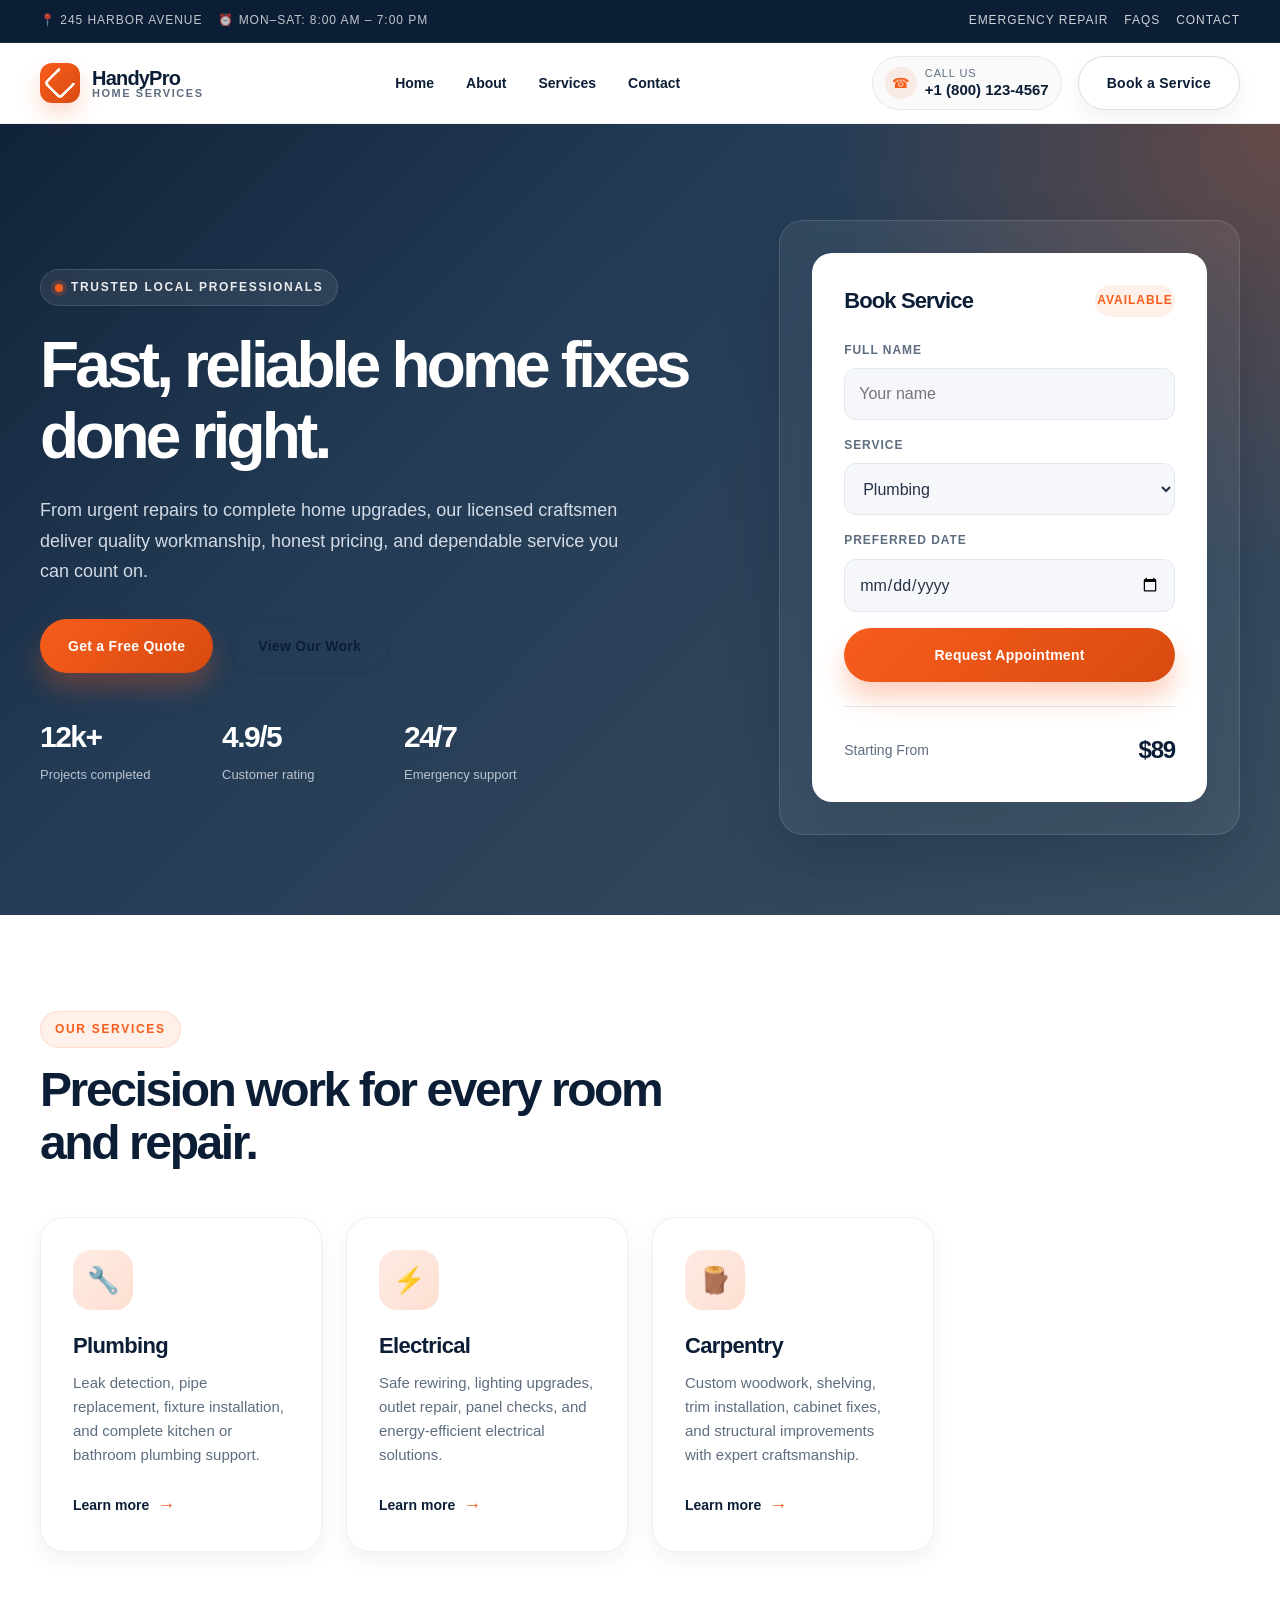
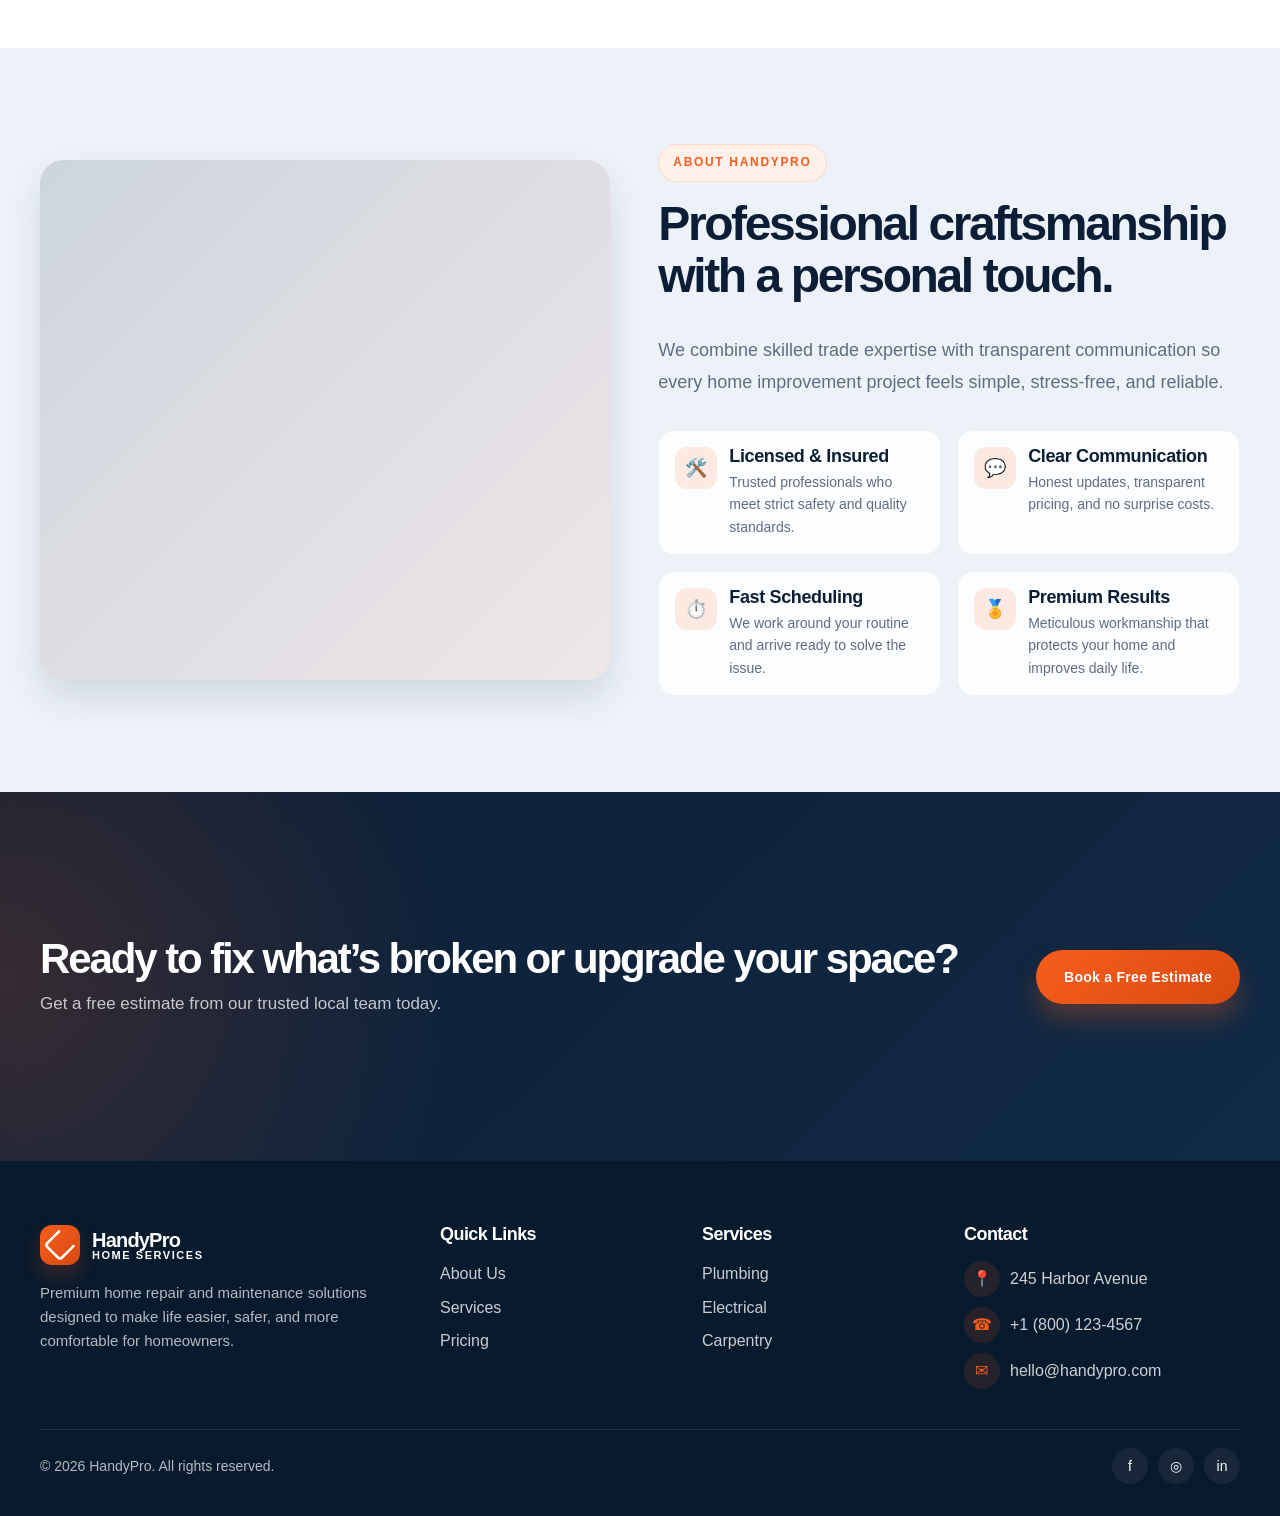
<file: index.html>
<!DOCTYPE html>
<html lang="en">
  <head>
    <meta charset="UTF-8" />
    <meta name="viewport" content="width=device-width, initial-scale=1.0" />
    <meta
      name="description"
      content="Premium handyman services for plumbing, electrical, carpentry, and general repairs."
    />
    <title>HandyPro | Trusted Home Services</title>
    <link rel="stylesheet" href="style.css" />
  </head>
  <body>
    <div class="topbar">
      <div class="container">
        <div class="topbar__inner">
          <div class="topbar__info">
            <span class="topbar__meta">📍 245 Harbor Avenue</span>
            <span class="topbar__meta">⏰ Mon–Sat: 8:00 AM – 7:00 PM</span>
          </div>
          <nav class="topbar__nav" aria-label="Utility navigation">
            <a href="#contact" class="topbar__link">Emergency Repair</a>
            <a href="#about" class="topbar__link">FAQs</a>
            <a href="#contact" class="topbar__link">Contact</a>
          </nav>
        </div>
      </div>
    </div>

    <header class="site-header">
      <div class="container">
        <div class="header__inner">
          <a href="#home" class="brand" aria-label="HandyPro home">
            <span class="brand__mark" aria-hidden="true"></span>
            <span class="brand__text">
              <span class="brand__title">HandyPro</span>
              <span class="brand__subtitle">Home Services</span>
            </span>
          </a>

          <nav class="nav" aria-label="Main navigation">
            <ul class="nav__list">
              <li><a href="#home" class="nav__link">Home</a></li>
              <li><a href="#about" class="nav__link">About</a></li>
              <li><a href="#services" class="nav__link">Services</a></li>
              <li><a href="#contact" class="nav__link">Contact</a></li>
            </ul>
          </nav>

          <div class="header__actions">
            <div class="header__call" aria-label="Call us">
              <span class="header__call-icon" aria-hidden="true">☎</span>
              <span class="header__call-text">
                <span class="header__call-label">Call Us</span>
                <span class="header__call-number">+1 (800) 123-4567</span>
              </span>
            </div>
            <a href="#contact" class="btn btn--secondary">Book a Service</a>
          </div>
        </div>
      </div>
    </header>

    <main>
      <section id="home" class="hero" aria-label="Hero section">
        <div class="container hero__content">
          <div class="hero__grid">
            <div class="hero__copy">
              <span class="hero__badge">Trusted local professionals</span>
              <h1 class="hero__title">Fast, reliable home fixes done right.</h1>
              <p class="hero__description">
                From urgent repairs to complete home upgrades, our licensed craftsmen
                deliver quality workmanship, honest pricing, and dependable service you can count on.
              </p>

              <div class="hero__actions">
                <a href="#contact" class="btn btn--primary">Get a Free Quote</a>
                <a href="#services" class="btn btn--ghost">View Our Work</a>
              </div>

              <div class="hero__stats" aria-label="Key business statistics">
                <div class="hero__stat">
                  <span class="hero__stat-number">12k+</span>
                  <span class="hero__stat-label">Projects completed</span>
                </div>
                <div class="hero__stat">
                  <span class="hero__stat-number">4.9/5</span>
                  <span class="hero__stat-label">Customer rating</span>
                </div>
                <div class="hero__stat">
                  <span class="hero__stat-number">24/7</span>
                  <span class="hero__stat-label">Emergency support</span>
                </div>
              </div>
            </div>

            <div class="hero__panel">
              <div class="booking-card">
                <div class="booking-card__header">
                  <h2 class="booking-card__title">Book Service</h2>
                  <span class="booking-card__badge">Available</span>
                </div>

                <form class="booking-card__form">
                  <div class="input-group">
                    <label for="name" class="input-group__label">Full Name</label>
                    <input id="name" class="input-group__field" type="text" placeholder="Your name" />
                  </div>

                  <div class="input-group">
                    <label for="service" class="input-group__label">Service</label>
                    <select id="service" class="input-group__field">
                      <option>Plumbing</option>
                      <option>Electrical</option>
                      <option>Carpentry</option>
                      <option>General Repairs</option>
                    </select>
                  </div>

                  <div class="input-group">
                    <label for="date" class="input-group__label">Preferred Date</label>
                    <input id="date" class="input-group__field" type="date" />
                  </div>

                  <button type="submit" class="btn btn--primary">Request Appointment</button>
                </form>

                <div class="booking-card__summary">
                  <span class="booking-card__summary-label">Starting From</span>
                  <span class="booking-card__summary-price">$89</span>
                </div>
              </div>
            </div>
          </div>
        </div>
      </section>

      <section id="services" class="section" aria-labelledby="services-title">
        <div class="container">
          <div class="section__header section__header--left">
            <span class="eyebrow">Our Services</span>
            <h2 id="services-title" class="section__title">Precision work for every room and repair.</h2>
          </div>

          <div class="service-grid">
            <article class="service-card">
              <div class="service-card__icon" aria-hidden="true">🔧</div>
              <h3 class="service-card__title">Plumbing</h3>
              <p class="service-card__text">
                Leak detection, pipe replacement, fixture installation, and complete kitchen or bathroom plumbing support.
              </p>
              <span class="service-card__meta">Learn more</span>
            </article>

            <article class="service-card">
              <div class="service-card__icon" aria-hidden="true">⚡</div>
              <h3 class="service-card__title">Electrical</h3>
              <p class="service-card__text">
                Safe rewiring, lighting upgrades, outlet repair, panel checks, and energy-efficient electrical solutions.
              </p>
              <span class="service-card__meta">Learn more</span>
            </article>

            <article class="service-card">
              <div class="service-card__icon" aria-hidden="true">🪵</div>
              <h3 class="service-card__title">Carpentry</h3>
              <p class="service-card__text">
                Custom woodwork, shelving, trim installation, cabinet fixes, and structural improvements with expert craftsmanship.
              </p>
              <span class="service-card__meta">Learn more</span>
            </article>
          </div>
        </div>
      </section>

      <section id="about" class="section about" aria-labelledby="about-title">
        <div class="container about__grid">
          <div class="about__image" role="img" aria-label="Handyman working on a renovation project"></div>

          <div class="about__content">
            <div>
              <span class="eyebrow">About HandyPro</span>
              <h2 id="about-title" class="section__title">Professional craftsmanship with a personal touch.</h2>
            </div>

            <p class="about__lead">
              We combine skilled trade expertise with transparent communication so every home improvement project feels simple, stress-free, and reliable.
            </p>

            <div class="feature-list">
              <div class="feature-list__item">
                <span class="feature-list__icon" aria-hidden="true">🛠️</span>
                <div>
                  <h3 class="feature-list__title">Licensed &amp; Insured</h3>
                  <p class="feature-list__text">Trusted professionals who meet strict safety and quality standards.</p>
                </div>
              </div>

              <div class="feature-list__item">
                <span class="feature-list__icon" aria-hidden="true">💬</span>
                <div>
                  <h3 class="feature-list__title">Clear Communication</h3>
                  <p class="feature-list__text">Honest updates, transparent pricing, and no surprise costs.</p>
                </div>
              </div>

              <div class="feature-list__item">
                <span class="feature-list__icon" aria-hidden="true">⏱️</span>
                <div>
                  <h3 class="feature-list__title">Fast Scheduling</h3>
                  <p class="feature-list__text">We work around your routine and arrive ready to solve the issue.</p>
                </div>
              </div>

              <div class="feature-list__item">
                <span class="feature-list__icon" aria-hidden="true">🏅</span>
                <div>
                  <h3 class="feature-list__title">Premium Results</h3>
                  <p class="feature-list__text">Meticulous workmanship that protects your home and improves daily life.</p>
                </div>
              </div>
            </div>
          </div>
        </div>
      </section>

      <section id="contact" class="section cta" aria-labelledby="cta-title">
        <div class="container">
          <div class="cta__content">
            <div>
              <h2 id="cta-title" class="cta__title">Ready to fix what’s broken or upgrade your space?</h2>
              <p class="cta__text">Get a free estimate from our trusted local team today.</p>
            </div>
            <a href="tel:+18001234567" class="btn btn--primary">Book a Free Estimate</a>
          </div>
        </div>
      </section>
    </main>

    <footer class="footer">
      <div class="container footer__inner">
        <div class="footer__grid">
          <div>
            <div class="footer__brand">
              <a href="#home" class="brand" aria-label="HandyPro home">
                <span class="brand__mark" aria-hidden="true"></span>
                <span class="brand__text">
                  <span class="brand__title">HandyPro</span>
                  <span class="brand__subtitle">Home Services</span>
                </span>
              </a>
            </div>
            <p class="footer__text">
              Premium home repair and maintenance solutions designed to make life easier, safer, and more comfortable for homeowners.
            </p>
          </div>

          <div>
            <h3 class="footer__title">Quick Links</h3>
            <ul class="footer__list">
              <li><a href="#about" class="footer__link">About Us</a></li>
              <li><a href="#services" class="footer__link">Services</a></li>
              <li><a href="#contact" class="footer__link">Pricing</a></li>
            </ul>
          </div>

          <div>
            <h3 class="footer__title">Services</h3>
            <ul class="footer__list">
              <li><a href="#services" class="footer__link">Plumbing</a></li>
              <li><a href="#services" class="footer__link">Electrical</a></li>
              <li><a href="#services" class="footer__link">Carpentry</a></li>
            </ul>
          </div>

          <div>
            <h3 class="footer__title">Contact</h3>
            <div class="footer__contact">
              <div class="footer__contact-item"><span class="footer__contact-icon" aria-hidden="true">📍</span><span>245 Harbor Avenue</span></div>
              <div class="footer__contact-item"><span class="footer__contact-icon" aria-hidden="true">☎</span><span>+1 (800) 123-4567</span></div>
              <div class="footer__contact-item"><span class="footer__contact-icon" aria-hidden="true">✉</span><span>hello@handypro.com</span></div>
            </div>
          </div>
        </div>

        <div class="footer__bottom">
          <span>© 2026 HandyPro. All rights reserved.</span>
          <div class="footer__social" aria-label="Social media links">
            <a href="#" class="footer__social-link" aria-label="Facebook">f</a>
            <a href="#" class="footer__social-link" aria-label="Instagram">◎</a>
            <a href="#" class="footer__social-link" aria-label="LinkedIn">in</a>
          </div>
        </div>
      </div>
    </footer>

    <script src="main.js"></script>
  </body>
</html>
</file>
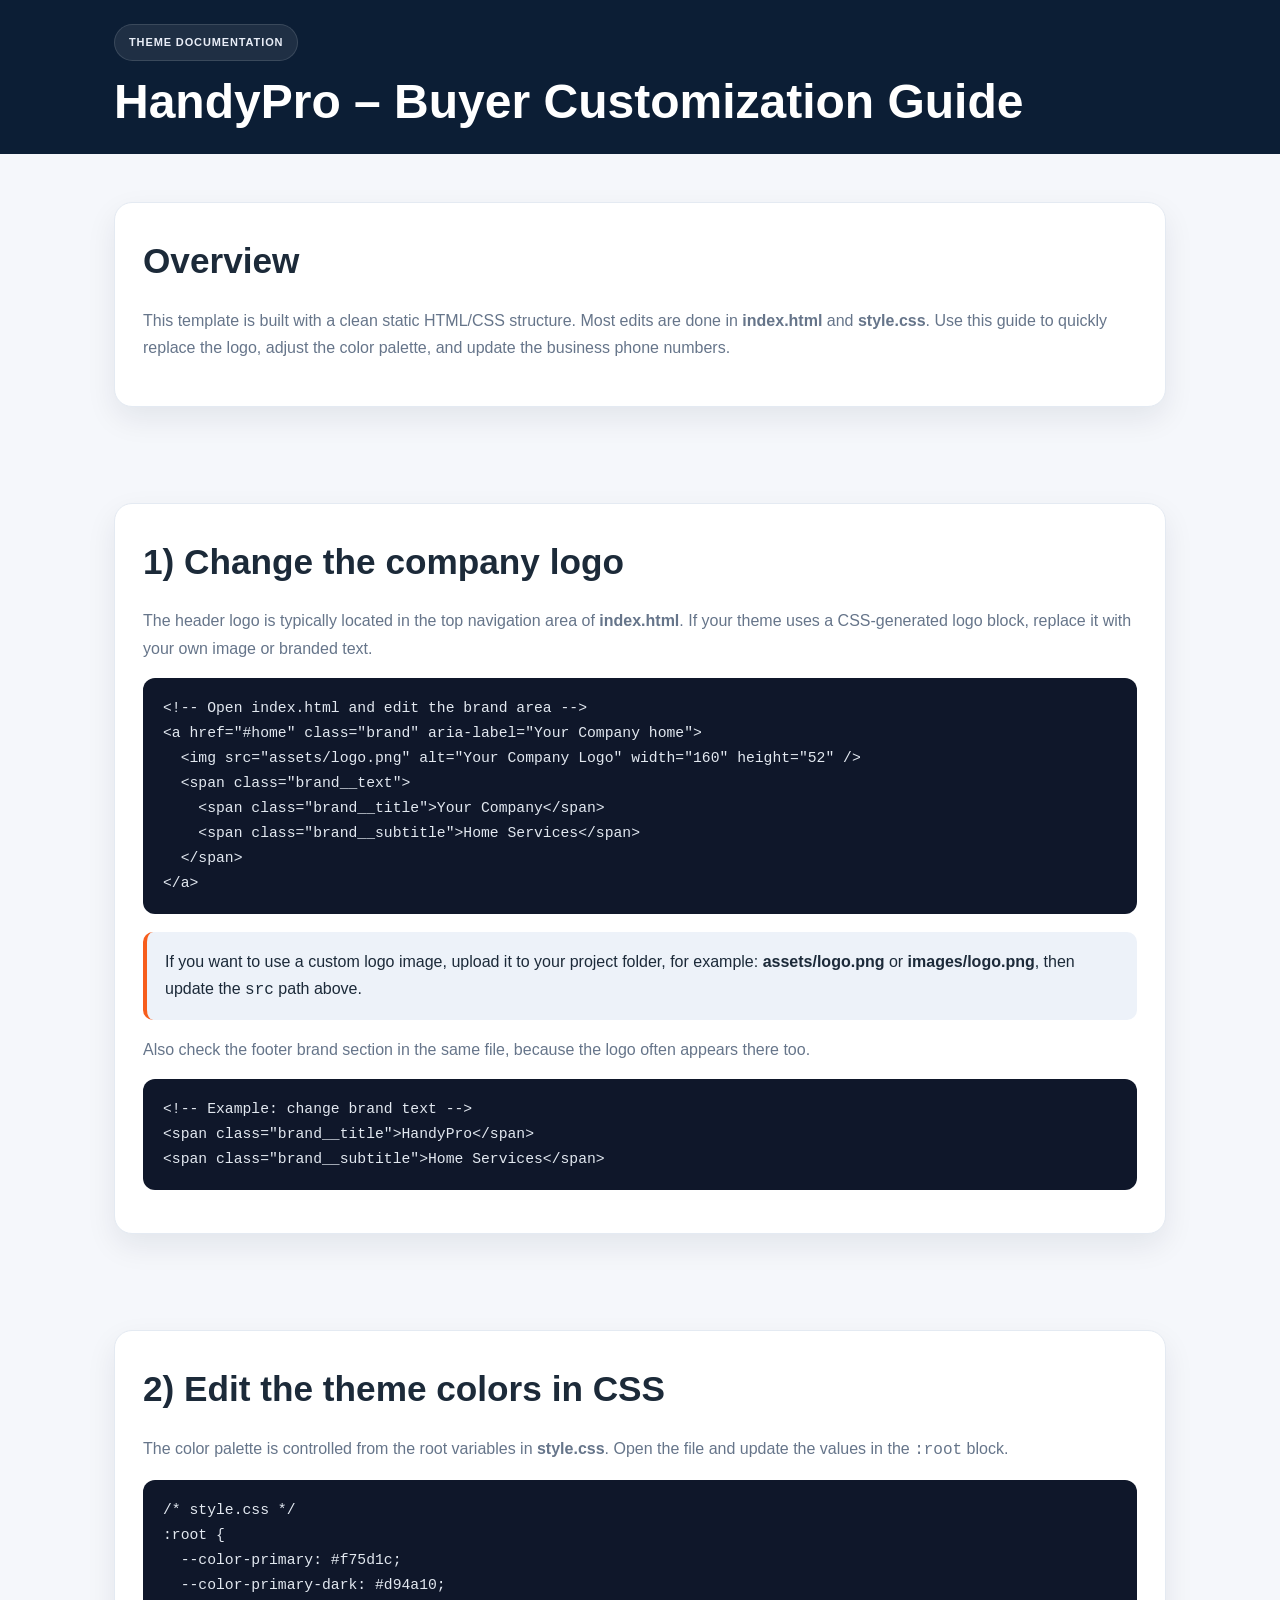
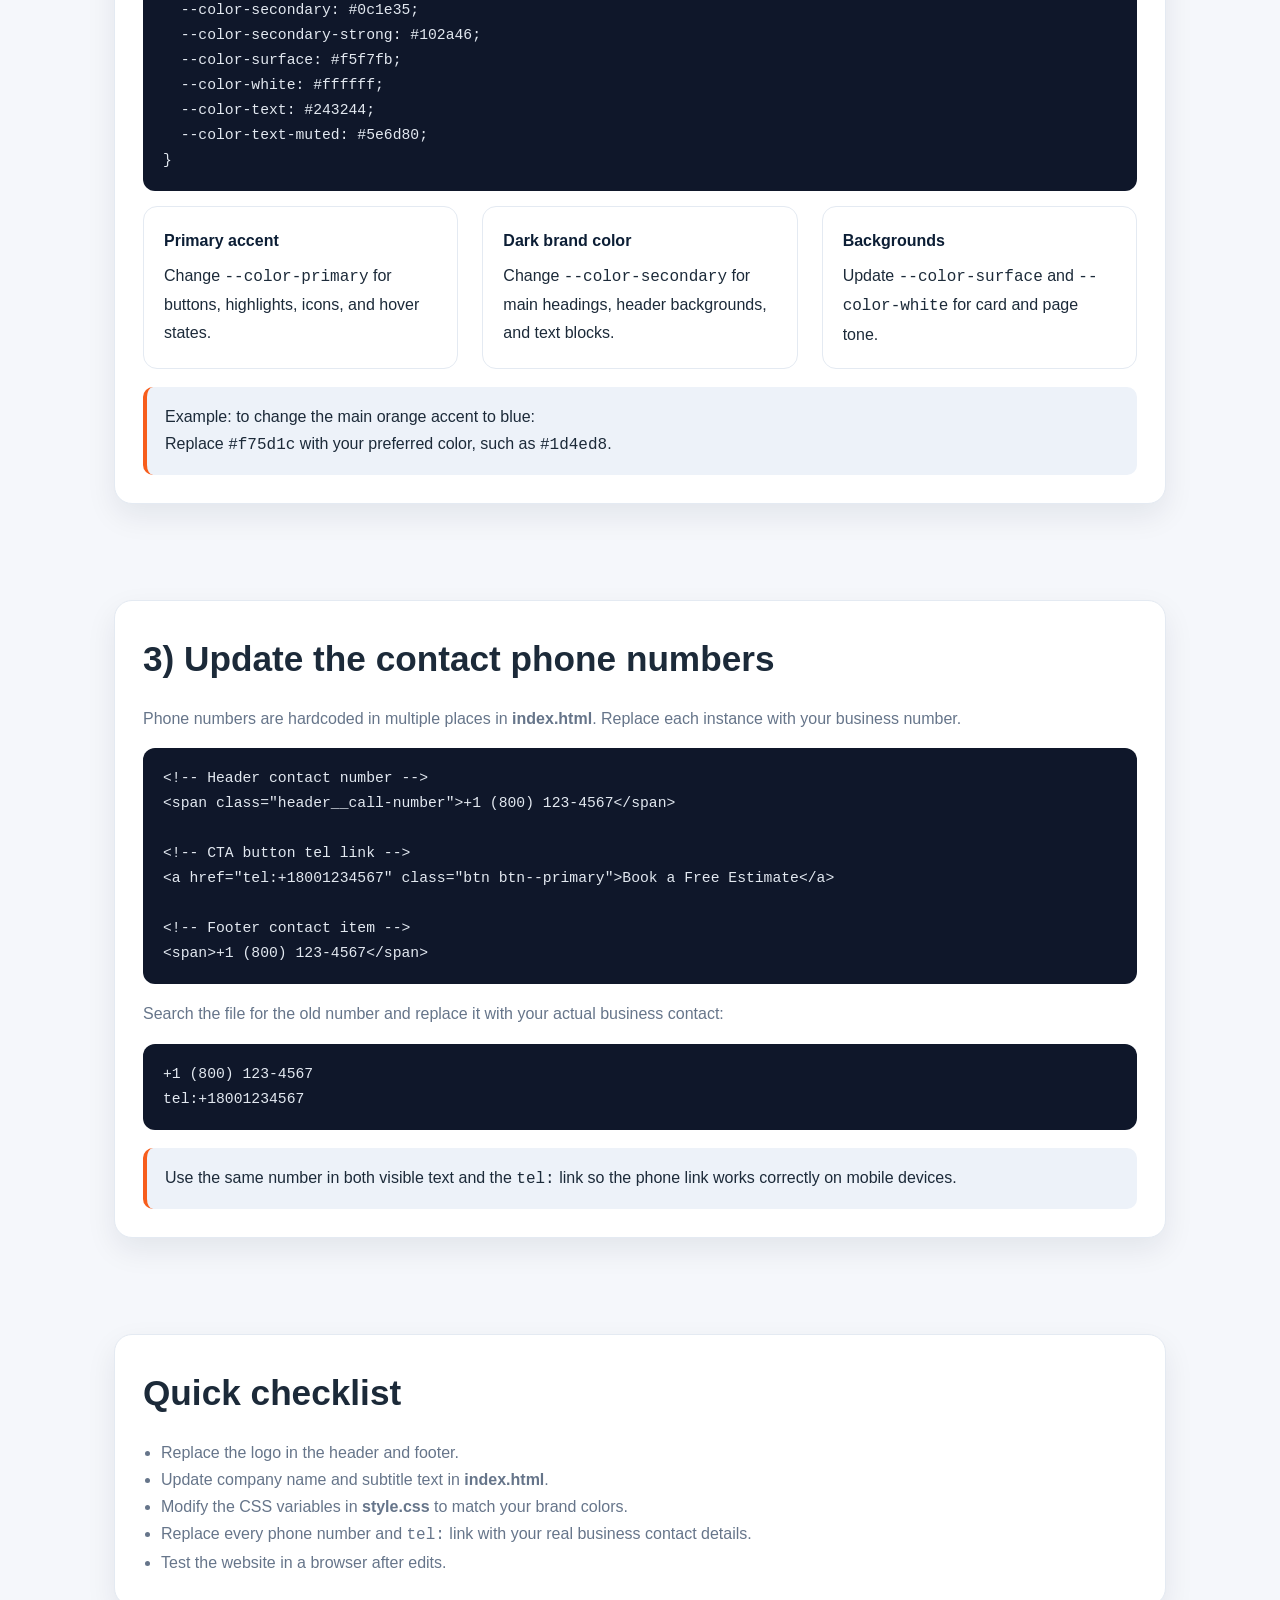
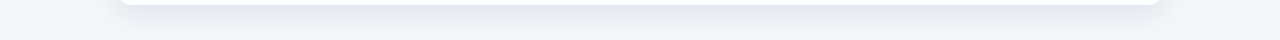
<file: documentation/index.html>
<!DOCTYPE html>
<html lang="en">
  <head>
    <meta charset="UTF-8" />
    <meta name="viewport" content="width=device-width, initial-scale=1.0" />
    <title>HandyPro Theme Documentation</title>
    <style>
      :root {
        --bg: #f5f7fb;
        --surface: #ffffff;
        --surface-soft: #edf2f9;
        --text: #1c2a39;
        --muted: #66758a;
        --primary: #f75d1c;
        --primary-dark: #d94a10;
        --secondary: #0c1e35;
        --border: #e4eaf2;
        --shadow: 0 12px 30px rgba(12, 30, 53, 0.08);
      }

      * { box-sizing: border-box; }
      body {
        margin: 0;
        font-family: Arial, Helvetica, sans-serif;
        background: var(--bg);
        color: var(--text);
        line-height: 1.7;
      }
      a { color: var(--primary); text-decoration: none; }
      code, pre {
        font-family: "Consolas", "Monaco", monospace;
      }
      .container {
        max-width: 1100px;
        margin: 0 auto;
        padding: 0 24px;
      }
      .top {
        background: var(--secondary);
        color: #fff;
        padding: 24px 0;
      }
      .top h1 {
        margin: 0;
        font-size: clamp(2rem, 4vw, 3rem);
        line-height: 1.2;
      }
      .badge {
        display: inline-block;
        margin-bottom: 12px;
        background: rgba(255,255,255,0.08);
        border: 1px solid rgba(255,255,255,0.12);
        color: #e9eef8;
        padding: 8px 14px;
        border-radius: 999px;
        letter-spacing: 0.08em;
        text-transform: uppercase;
        font-size: 11px;
        font-weight: 700;
      }
      .section {
        padding: 48px 0;
      }
      .card {
        background: var(--surface);
        border: 1px solid var(--border);
        border-radius: 18px;
        box-shadow: var(--shadow);
        padding: 28px;
      }
      h2 {
        margin-top: 0;
        margin-bottom: 16px;
        font-size: clamp(1.6rem, 3vw, 2.2rem);
      }
      h3 {
        margin-top: 0;
        margin-bottom: 10px;
        font-size: 1.2rem;
        color: var(--secondary);
      }
      p, li {
        color: var(--muted);
      }
      pre {
        background: #0f172a;
        color: #e2e8f0;
        padding: 18px 20px;
        border-radius: 12px;
        overflow-x: auto;
        font-size: 0.92rem;
      }
      .note {
        background: var(--surface-soft);
        border-left: 4px solid var(--primary);
        padding: 16px 18px;
        border-radius: 10px;
        margin-top: 18px;
      }
      .grid {
        display: grid;
        grid-template-columns: repeat(auto-fit, minmax(260px, 1fr));
        gap: 24px;
      }
      .mini {
        background: var(--surface);
        border: 1px solid var(--border);
        border-radius: 14px;
        padding: 20px;
      }
      .mini strong {
        display: block;
        margin-bottom: 8px;
        color: var(--secondary);
      }
      ul {
        padding-left: 18px;
        margin: 0;
      }
    </style>
  </head>
  <body>
    <header class="top">
      <div class="container">
        <div class="badge">Theme Documentation</div>
        <h1>HandyPro – Buyer Customization Guide</h1>
      </div>
    </header>

    <main class="container">
      <section class="section">
        <div class="card">
          <h2>Overview</h2>
          <p>
            This template is built with a clean static HTML/CSS structure. Most edits are done in
            <strong>index.html</strong> and <strong>style.css</strong>. Use this guide to quickly replace
            the logo, adjust the color palette, and update the business phone numbers.
          </p>
        </div>
      </section>

      <section class="section">
        <div class="card">
          <h2>1) Change the company logo</h2>

          <p>
            The header logo is typically located in the top navigation area of <strong>index.html</strong>.
            If your theme uses a CSS-generated logo block, replace it with your own image or branded text.
          </p>

          <pre><code>&lt;!-- Open index.html and edit the brand area --&gt;
&lt;a href="#home" class="brand" aria-label="Your Company home"&gt;
  &lt;img src="assets/logo.png" alt="Your Company Logo" width="160" height="52" /&gt;
  &lt;span class="brand__text"&gt;
    &lt;span class="brand__title"&gt;Your Company&lt;/span&gt;
    &lt;span class="brand__subtitle"&gt;Home Services&lt;/span&gt;
  &lt;/span&gt;
&lt;/a&gt;</code></pre>

          <div class="note">
            If you want to use a custom logo image, upload it to your project folder, for example:
            <strong>assets/logo.png</strong> or <strong>images/logo.png</strong>, then update the
            <code>src</code> path above.
          </div>

          <p>Also check the footer brand section in the same file, because the logo often appears there too.</p>

          <pre><code>&lt;!-- Example: change brand text --&gt;
&lt;span class="brand__title"&gt;HandyPro&lt;/span&gt;
&lt;span class="brand__subtitle"&gt;Home Services&lt;/span&gt;</code></pre>
        </div>
      </section>

      <section class="section">
        <div class="card">
          <h2>2) Edit the theme colors in CSS</h2>

          <p>
            The color palette is controlled from the root variables in <strong>style.css</strong>.
            Open the file and update the values in the <code>:root</code> block.
          </p>

          <pre><code>/* style.css */
:root {
  --color-primary: #f75d1c;
  --color-primary-dark: #d94a10;
  --color-secondary: #0c1e35;
  --color-secondary-strong: #102a46;
  --color-surface: #f5f7fb;
  --color-white: #ffffff;
  --color-text: #243244;
  --color-text-muted: #5e6d80;
}</code></pre>

          <div class="grid">
            <div class="mini">
              <strong>Primary accent</strong>
              Change <code>--color-primary</code> for buttons, highlights, icons, and hover states.
            </div>
            <div class="mini">
              <strong>Dark brand color</strong>
              Change <code>--color-secondary</code> for main headings, header backgrounds, and text blocks.
            </div>
            <div class="mini">
              <strong>Backgrounds</strong>
              Update <code>--color-surface</code> and <code>--color-white</code> for card and page tone.
            </div>
          </div>

          <div class="note">
            Example: to change the main orange accent to blue:
            <br />
            Replace <code>#f75d1c</code> with your preferred color, such as <code>#1d4ed8</code>.
          </div>
        </div>
      </section>

      <section class="section">
        <div class="card">
          <h2>3) Update the contact phone numbers</h2>

          <p>
            Phone numbers are hardcoded in multiple places in <strong>index.html</strong>. Replace each
            instance with your business number.
          </p>

          <pre><code>&lt;!-- Header contact number --&gt;
&lt;span class="header__call-number"&gt;+1 (800) 123-4567&lt;/span&gt;

&lt;!-- CTA button tel link --&gt;
&lt;a href="tel:+18001234567" class="btn btn--primary"&gt;Book a Free Estimate&lt;/a&gt;

&lt;!-- Footer contact item --&gt;
&lt;span&gt;+1 (800) 123-4567&lt;/span&gt;</code></pre>

          <p>Search the file for the old number and replace it with your actual business contact:</p>

          <pre><code>+1 (800) 123-4567
tel:+18001234567</code></pre>

          <div class="note">
            Use the same number in both visible text and the <code>tel:</code> link so the phone link
            works correctly on mobile devices.
          </div>
        </div>
      </section>

      <section class="section">
        <div class="card">
          <h2>Quick checklist</h2>
          <ul>
            <li>Replace the logo in the header and footer.</li>
            <li>Update company name and subtitle text in <strong>index.html</strong>.</li>
            <li>Modify the CSS variables in <strong>style.css</strong> to match your brand colors.</li>
            <li>Replace every phone number and <code>tel:</code> link with your real business contact details.</li>
            <li>Test the website in a browser after edits.</li>
          </ul>
        </div>
      </section>
    </main>
  </body>
</html>
</file>
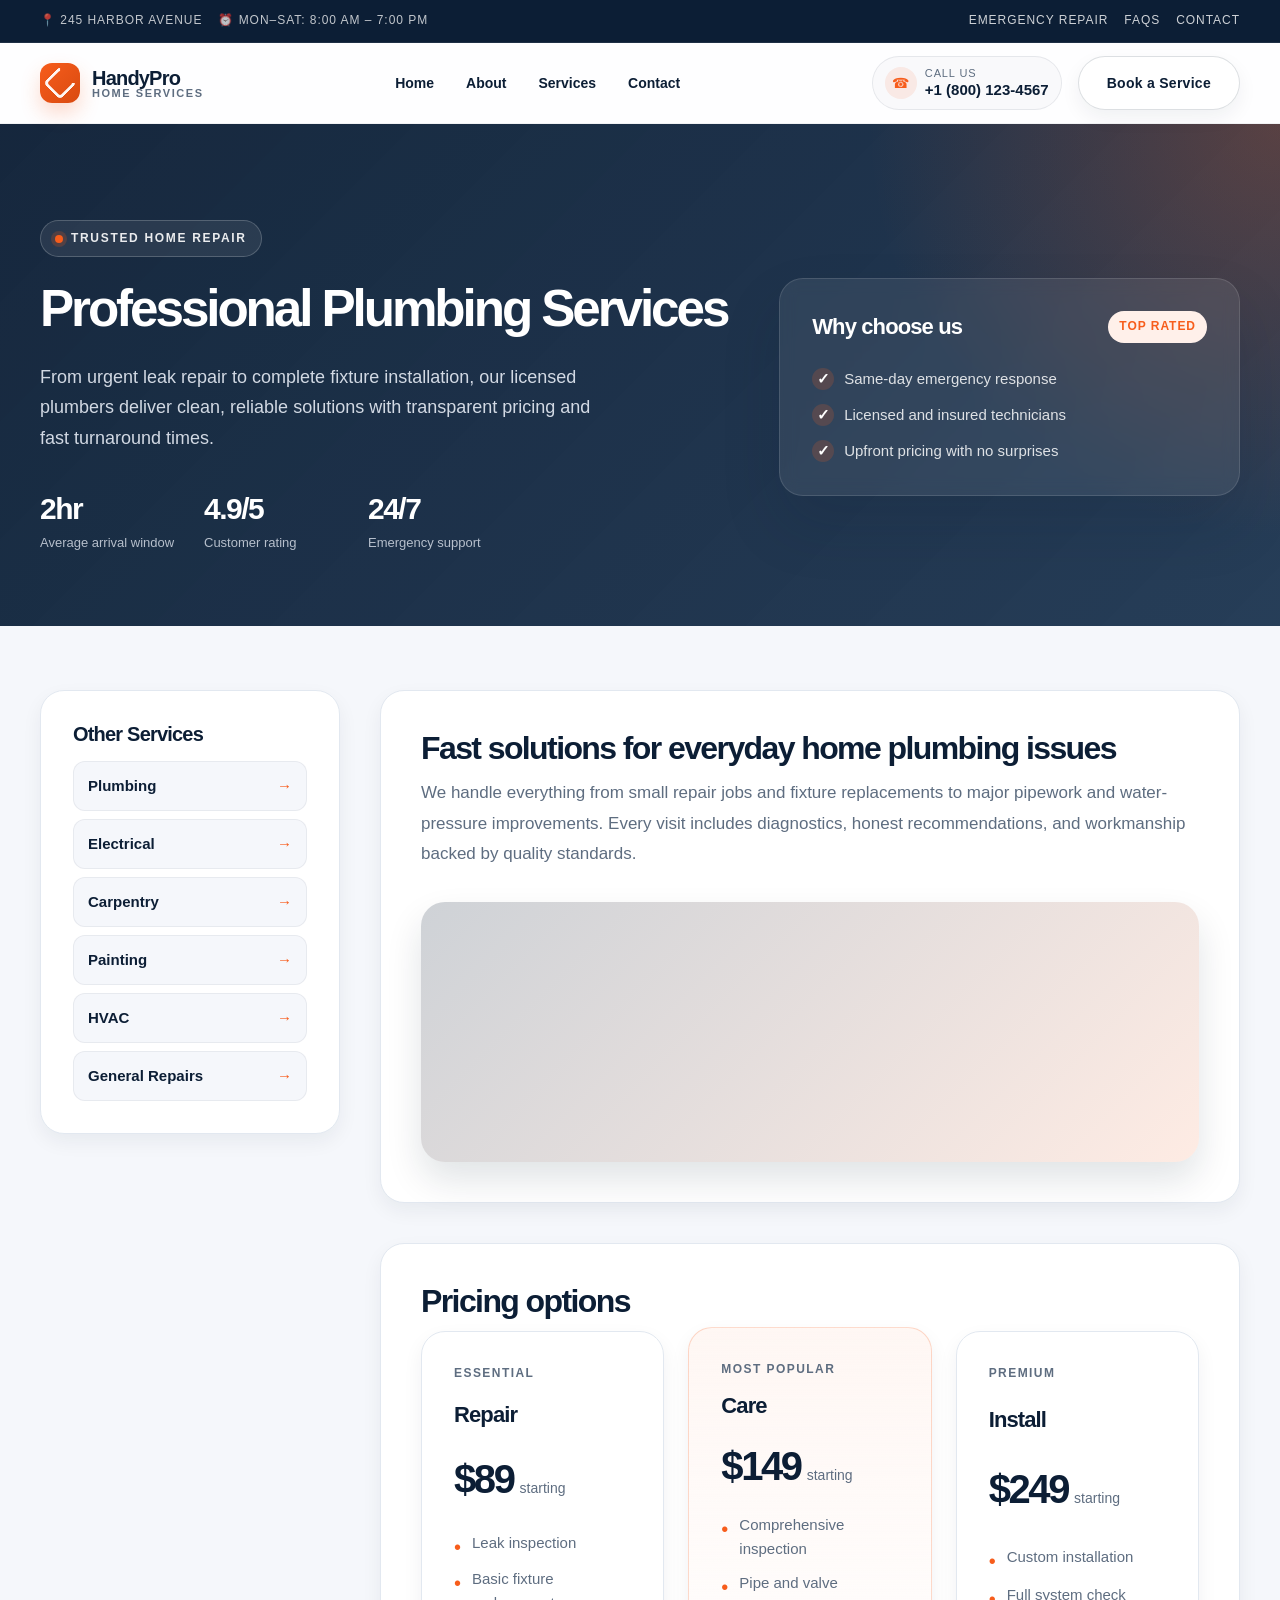
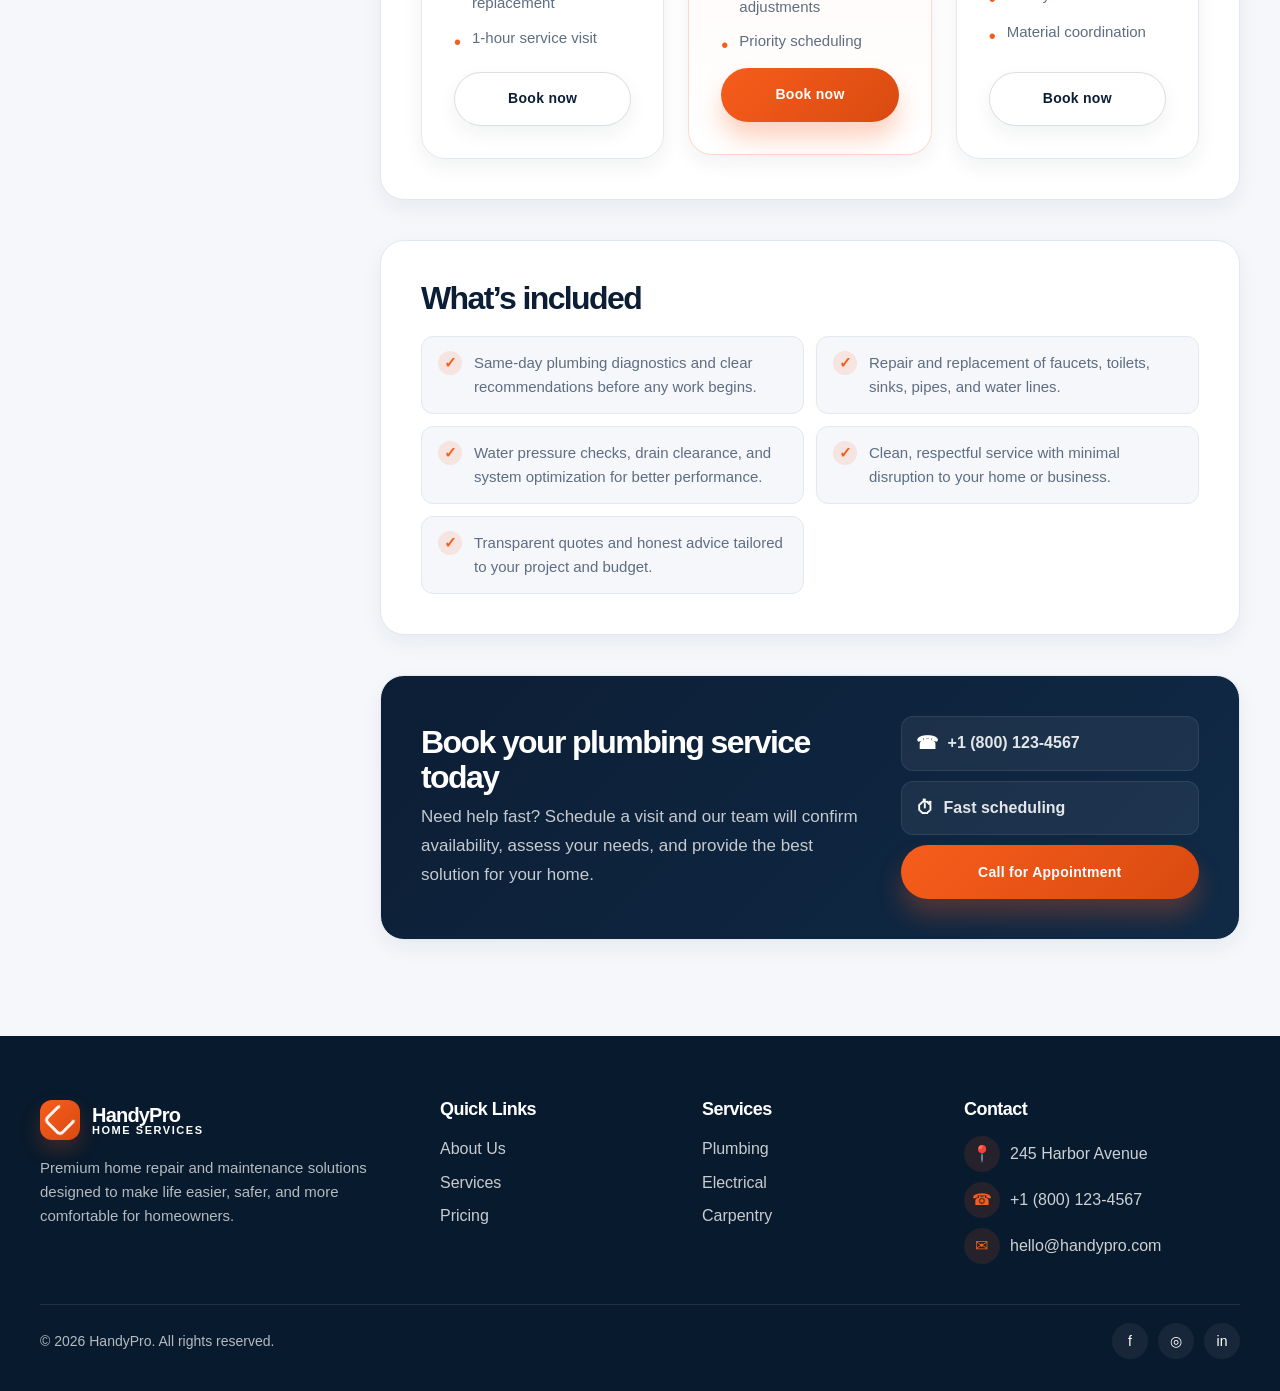
<file: service-single.html>
<!DOCTYPE html>
<html lang="en">
  <head>
    <meta charset="UTF-8" />
    <meta name="viewport" content="width=device-width, initial-scale=1.0" />
    <title>Plumbing Services | HandyPro</title>
    <meta
      name="description"
      content="Premium plumbing services for repairs, installations, and emergency solutions from HandyPro."
    />
    <link rel="stylesheet" href="style.css" />
    <style>
      :root {
        --service-page-bg: var(--color-surface);
        --service-card-bg: var(--color-white);
        --service-panel-bg: rgba(255, 255, 255, 0.72);
        --service-border: var(--color-border);
        --service-shadow: var(--shadow-md);
      }

      body {
        background: var(--service-page-bg);
      }

      .service-hero {
        position: relative;
        overflow: hidden;
        background: linear-gradient(135deg, rgba(12, 30, 53, 0.96), rgba(16, 42, 70, 0.9)),
          url("https://images.unsplash.com/photo-1581578731548-c64695cc6952?auto=format&fit=crop&w=1600&q=80") center/cover no-repeat;
        color: var(--color-white);
      }

      .service-hero::before {
        content: "";
        position: absolute;
        inset: 0;
        background: radial-gradient(circle at top right, rgba(247, 93, 28, 0.26), transparent 30%);
      }

      .service-hero__content {
        position: relative;
        z-index: 1;
        padding: 9.6rem 0 7.2rem;
      }

      .service-hero__grid {
        display: grid;
        grid-template-columns: 1.2fr 0.8fr;
        gap: var(--space-6);
        align-items: center;
      }

      .eyebrow {
        display: inline-flex;
        align-items: center;
        gap: 0.8rem;
        padding: 0.8rem 1.4rem;
        border: 1px solid rgba(255, 255, 255, 0.2);
        border-radius: var(--radius-pill);
        background: rgba(255, 255, 255, 0.08);
        color: rgba(255, 255, 255, 0.9);
        font-size: 1.2rem;
        font-weight: 700;
        letter-spacing: 0.14em;
        text-transform: uppercase;
      }

      .eyebrow::before {
        content: "";
        width: 0.8rem;
        height: 0.8rem;
        border-radius: 50%;
        background: var(--color-primary);
        box-shadow: 0 0 0 0.4rem rgba(247, 93, 28, 0.2);
      }

      .service-hero__title {
        margin-top: var(--space-3);
        font-size: clamp(3rem, 4vw, 5.4rem);
        letter-spacing: -0.06em;
        color: var(--color-white);
      }

      .service-hero__lead {
        margin-top: var(--space-3);
        max-width: 58rem;
        font-size: 1.8rem;
        line-height: 1.7;
        color: rgba(242, 247, 255, 0.85);
      }

      .service-hero__stats {
        margin-top: var(--space-4);
        display: flex;
        flex-wrap: wrap;
        gap: var(--space-3);
      }

      .service-hero__stat {
        min-width: 14rem;
      }

      .service-hero__number {
        display: block;
        font-size: 3rem;
        font-weight: 800;
        letter-spacing: -0.05em;
        color: var(--color-white);
      }

      .service-hero__label {
        display: block;
        font-size: 1.3rem;
        color: rgba(242, 247, 255, 0.72);
      }

      .service-cta-card {
        padding: var(--space-4);
        border-radius: var(--radius-lg);
        background: rgba(255, 255, 255, 0.08);
        border: 1px solid rgba(255, 255, 255, 0.12);
        box-shadow: var(--shadow-lg);
        backdrop-filter: blur(0.8rem);
      }

      .service-cta-card__top {
        display: flex;
        align-items: center;
        justify-content: space-between;
        gap: 1.2rem;
        margin-bottom: var(--space-3);
      }

      .service-cta-card__title {
        font-size: 2.2rem;
        color: var(--color-white);
        letter-spacing: -0.04em;
      }

      .service-cta-card__badge {
        background: var(--color-primary-soft);
        color: var(--color-primary);
        border-radius: var(--radius-pill);
        padding: 0.6rem 1.1rem;
        font-size: 1.2rem;
        font-weight: 800;
        letter-spacing: 0.08em;
        text-transform: uppercase;
      }

      .service-cta-card__list {
        list-style: none;
        display: grid;
        gap: 1.2rem;
        margin: 0;
        padding: 0;
      }

      .service-cta-card__list li {
        display: flex;
        align-items: center;
        gap: 1rem;
        color: rgba(255, 255, 255, 0.84);
        font-size: 1.5rem;
      }

      .service-cta-card__list li::before {
        content: "✓";
        display: inline-flex;
        align-items: center;
        justify-content: center;
        width: 2.2rem;
        height: 2.2rem;
        border-radius: 50%;
        background: rgba(247, 93, 28, 0.18);
        color: var(--color-white);
        font-weight: 700;
      }

      .service-page {
        padding: var(--space-8) 0 var(--space-12);
      }

      .service-layout {
        display: grid;
        grid-template-columns: 30rem minmax(0, 1fr);
        gap: var(--space-5);
        align-items: start;
      }

      .service-sidebar {
        position: sticky;
        top: 9.6rem;
      }

      .service-sidebar__card {
        background: var(--service-card-bg);
        border: 1px solid var(--service-border);
        border-radius: var(--radius-lg);
        box-shadow: var(--shadow-sm);
        padding: var(--space-4);
      }

      .service-sidebar__title {
        margin-bottom: 1.6rem;
        font-size: 2rem;
        letter-spacing: -0.04em;
        color: var(--color-secondary);
      }

      .service-sidebar__nav {
        list-style: none;
        margin: 0;
        padding: 0;
        display: grid;
        gap: 0.8rem;
      }

      .service-sidebar__nav a {
        display: flex;
        align-items: center;
        justify-content: space-between;
        gap: 1.2rem;
        padding: 1.2rem 1.4rem;
        border: 1px solid rgba(12, 30, 53, 0.06);
        border-radius: 1.2rem;
        background: var(--color-surface);
        color: var(--color-secondary);
        font-size: 1.5rem;
        font-weight: 600;
        transition: transform var(--transition-fast), border-color var(--transition-fast), color var(--transition-fast);
      }

      .service-sidebar__nav a:hover,
      .service-sidebar__nav a:focus-visible {
        transform: translateX(0.2rem);
        border-color: rgba(247, 93, 28, 0.18);
        color: var(--color-primary);
      }

      .service-sidebar__nav a span:last-child {
        color: var(--color-primary);
        font-weight: 700;
      }

      .service-main {
        display: grid;
        gap: var(--space-5);
      }

      .service-panel {
        background: var(--service-card-bg);
        border: 1px solid var(--service-border);
        border-radius: var(--radius-lg);
        box-shadow: var(--shadow-sm);
        padding: var(--space-5);
      }

      .service-panel__title {
        font-size: clamp(2.2rem, 3vw, 3.2rem);
        letter-spacing: -0.05em;
        margin-bottom: 1.2rem;
        color: var(--color-secondary);
      }

      .service-panel__lead {
        font-size: 1.7rem;
        line-height: 1.8;
        color: var(--color-text-muted);
      }

      .service-feature-visual {
        margin-top: var(--space-4);
        min-height: 26rem;
        border-radius: var(--radius-lg);
        overflow: hidden;
        background:
          linear-gradient(135deg, rgba(12, 30, 53, 0.2), rgba(247, 93, 28, 0.12)),
          url("https://images.unsplash.com/photo-1621905251918-48416bd8575a?auto=format&fit=crop&w=1200&q=80") center/cover no-repeat;
        box-shadow: var(--shadow-md);
      }

      .service-pricing {
        display: grid;
        grid-template-columns: repeat(3, minmax(0, 1fr));
        gap: var(--space-3);
      }

      .price-tier {
        display: grid;
        gap: 1.5rem;
        background: var(--service-panel-bg);
        border: 1px solid var(--service-border);
        border-radius: var(--radius-lg);
        padding: var(--space-4);
        box-shadow: var(--shadow-sm);
      }

      .price-tier--featured {
        border-color: rgba(247, 93, 28, 0.22);
        background: linear-gradient(180deg, rgba(247, 93, 28, 0.05), rgba(255, 255, 255, 1));
        transform: translateY(-0.4rem);
      }

      .price-tier__label {
        font-size: 1.2rem;
        letter-spacing: 0.12em;
        text-transform: uppercase;
        color: var(--color-text-muted);
        font-weight: 700;
      }

      .price-tier__name {
        font-size: 2.2rem;
        letter-spacing: -0.04em;
        color: var(--color-secondary);
      }

      .price-tier__price {
        display: flex;
        align-items: baseline;
        gap: 0.6rem;
      }

      .price-tier__value {
        font-size: 4rem;
        font-weight: 900;
        letter-spacing: -0.06em;
        color: var(--color-secondary);
      }

      .price-tier__period {
        font-size: 1.4rem;
        color: var(--color-text-muted);
      }

      .price-tier__list {
        list-style: none;
        margin: 0;
        padding: 0;
        display: grid;
        gap: 1rem;
      }

      .price-tier__list li {
        position: relative;
        padding-left: 1.8rem;
        color: var(--color-text-muted);
        font-size: 1.5rem;
      }

      .price-tier__list li::before {
        content: "•";
        position: absolute;
        left: 0;
        top: 0;
        color: var(--color-primary);
        font-size: 2rem;
      }

      .price-tier .btn {
        margin-top: auto;
      }

      .feature-list {
        list-style: none;
        margin: 2rem 0 0;
        padding: 0;
        display: grid;
        gap: 1.2rem;
      }

      .feature-list li {
        display: flex;
        align-items: flex-start;
        gap: 1.2rem;
        padding: 1.4rem 1.6rem;
        border: 1px solid var(--color-border);
        border-radius: 1.2rem;
        background: var(--color-surface);
        color: var(--color-text-muted);
        font-size: 1.5rem;
      }

      .feature-list li::before {
        content: "✓";
        display: inline-flex;
        align-items: center;
        justify-content: center;
        width: 2.4rem;
        height: 2.4rem;
        flex-shrink: 0;
        border-radius: 50%;
        background: rgba(247, 93, 28, 0.12);
        color: var(--color-primary);
        font-weight: 800;
      }

      .booking-panel {
        background: linear-gradient(135deg, var(--color-secondary) 0%, var(--color-secondary-strong) 100%);
        color: var(--color-white);
        overflow: hidden;
      }

      .booking-panel__content {
        display: grid;
        grid-template-columns: 1.2fr 0.8fr;
        gap: var(--space-4);
        align-items: center;
      }

      .booking-panel__title {
        color: var(--color-white);
        font-size: clamp(2.4rem, 3vw, 3.2rem);
        letter-spacing: -0.05em;
        margin-bottom: 0.8rem;
      }

      .booking-panel__text {
        color: rgba(255, 255, 255, 0.76);
        font-size: 1.7rem;
        line-height: 1.7;
      }

      .booking-panel__meta {
        display: grid;
        gap: 1rem;
      }

      .booking-panel__item {
        display: flex;
        align-items: center;
        gap: 1rem;
        padding: 1.2rem 1.4rem;
        border-radius: 1.2rem;
        background: rgba(255, 255, 255, 0.06);
        border: 1px solid rgba(255, 255, 255, 0.08);
        color: rgba(255, 255, 255, 0.88);
        font-weight: 600;
      }

      .booking-panel__item strong {
        font-size: 1.8rem;
        color: var(--color-white);
      }

      @media (max-width: 980px) {
        .service-hero__grid,
        .service-layout,
        .booking-panel__content {
          grid-template-columns: 1fr;
        }

        .service-sidebar {
          position: static;
        }
      }

      @media (max-width: 700px) {
        .service-pricing {
          grid-template-columns: 1fr;
        }
      }
    </style>
  </head>
  <body>
    <header class="topbar">
      <div class="container">
        <div class="topbar__inner">
          <div class="topbar__info">
            <span class="topbar__meta">📍 245 Harbor Avenue</span>
            <span class="topbar__meta">⏰ Mon–Sat: 8:00 AM – 7:00 PM</span>
          </div>
          <nav class="topbar__nav" aria-label="Utility navigation">
            <a href="#contact" class="topbar__link">Emergency Repair</a>
            <a href="#about" class="topbar__link">FAQs</a>
            <a href="#contact" class="topbar__link">Contact</a>
          </nav>
        </div>
      </div>
    </header>

    <header class="site-header">
      <div class="container">
        <div class="header__inner">
          <a href="#home" class="brand" aria-label="HandyPro home">
            <span class="brand__mark" aria-hidden="true"></span>
            <span class="brand__text">
              <span class="brand__title">HandyPro</span>
              <span class="brand__subtitle">Home Services</span>
            </span>
          </a>

          <nav class="nav" aria-label="Main navigation">
            <ul class="nav__list">
              <li><a href="index.html#home" class="nav__link">Home</a></li>
              <li><a href="index.html#about" class="nav__link">About</a></li>
              <li><a href="index.html#services" class="nav__link">Services</a></li>
              <li><a href="index.html#contact" class="nav__link">Contact</a></li>
            </ul>
          </nav>

          <div class="header__actions">
            <div class="header__call" aria-label="Call us">
              <span class="header__call-icon" aria-hidden="true">☎</span>
              <span class="header__call-text">
                <span class="header__call-label">Call Us</span>
                <span class="header__call-number">+1 (800) 123-4567</span>
              </span>
            </div>
            <a href="#booking" class="btn btn--secondary">Book a Service</a>
          </div>
        </div>
      </div>
    </header>

    <section class="service-hero" aria-label="Plumbing service overview">
      <div class="container service-hero__content">
        <div class="service-hero__grid">
          <div>
            <span class="eyebrow">Trusted home repair</span>
            <h1 class="service-hero__title">Professional Plumbing Services</h1>
            <p class="service-hero__lead">
              From urgent leak repair to complete fixture installation, our licensed plumbers deliver
              clean, reliable solutions with transparent pricing and fast turnaround times.
            </p>
            <div class="service-hero__stats" aria-label="Service stats">
              <div class="service-hero__stat">
                <span class="service-hero__number">2hr</span>
                <span class="service-hero__label">Average arrival window</span>
              </div>
              <div class="service-hero__stat">
                <span class="service-hero__number">4.9/5</span>
                <span class="service-hero__label">Customer rating</span>
              </div>
              <div class="service-hero__stat">
                <span class="service-hero__number">24/7</span>
                <span class="service-hero__label">Emergency support</span>
              </div>
            </div>
          </div>

          <aside class="service-cta-card" aria-label="Service highlights">
            <div class="service-cta-card__top">
              <h2 class="service-cta-card__title">Why choose us</h2>
              <span class="service-cta-card__badge">Top rated</span>
            </div>
            <ul class="service-cta-card__list">
              <li>Same-day emergency response</li>
              <li>Licensed and insured technicians</li>
              <li>Upfront pricing with no surprises</li>
            </ul>
          </aside>
        </div>
      </div>
    </section>

    <main class="service-page">
      <div class="container service-layout">
        <aside class="service-sidebar" aria-label="Other services">
          <div class="service-sidebar__card">
            <h2 class="service-sidebar__title">Other Services</h2>
            <ul class="service-sidebar__nav">
              <li><a href="#"><span>Plumbing</span><span>→</span></a></li>
              <li><a href="#"><span>Electrical</span><span>→</span></a></li>
              <li><a href="#"><span>Carpentry</span><span>→</span></a></li>
              <li><a href="#"><span>Painting</span><span>→</span></a></li>
              <li><a href="#"><span>HVAC</span><span>→</span></a></li>
              <li><a href="#"><span>General Repairs</span><span>→</span></a></li>
            </ul>
          </div>
        </aside>

        <div class="service-main">
          <section class="service-panel">
            <h2 class="service-panel__title">Fast solutions for everyday home plumbing issues</h2>
            <p class="service-panel__lead">
              We handle everything from small repair jobs and fixture replacements to major pipework and
              water-pressure improvements. Every visit includes diagnostics, honest recommendations,
              and workmanship backed by quality standards.
            </p>
            <div class="service-feature-visual" role="img" aria-label="Plumber working in a modern home"></div>
          </section>

          <section class="service-panel">
            <h2 class="service-panel__title">Pricing options</h2>
            <div class="service-pricing" aria-label="Pricing tiers">
              <article class="price-tier">
                <span class="price-tier__label">Essential</span>
                <h3 class="price-tier__name">Repair</h3>
                <div class="price-tier__price">
                  <span class="price-tier__value">$89</span>
                  <span class="price-tier__period">starting</span>
                </div>
                <ul class="price-tier__list">
                  <li>Leak inspection</li>
                  <li>Basic fixture replacement</li>
                  <li>1-hour service visit</li>
                </ul>
                <a href="#booking" class="btn btn--secondary">Book now</a>
              </article>

              <article class="price-tier price-tier--featured">
                <span class="price-tier__label">Most popular</span>
                <h3 class="price-tier__name">Care</h3>
                <div class="price-tier__price">
                  <span class="price-tier__value">$149</span>
                  <span class="price-tier__period">starting</span>
                </div>
                <ul class="price-tier__list">
                  <li>Comprehensive inspection</li>
                  <li>Pipe and valve adjustments</li>
                  <li>Priority scheduling</li>
                </ul>
                <a href="#booking" class="btn btn--primary">Book now</a>
              </article>

              <article class="price-tier">
                <span class="price-tier__label">Premium</span>
                <h3 class="price-tier__name">Install</h3>
                <div class="price-tier__price">
                  <span class="price-tier__value">$249</span>
                  <span class="price-tier__period">starting</span>
                </div>
                <ul class="price-tier__list">
                  <li>Custom installation</li>
                  <li>Full system check</li>
                  <li>Material coordination</li>
                </ul>
                <a href="#booking" class="btn btn--secondary">Book now</a>
              </article>
            </div>
          </section>

          <section class="service-panel">
            <h2 class="service-panel__title">What’s included</h2>
            <ul class="feature-list">
              <li>Same-day plumbing diagnostics and clear recommendations before any work begins.</li>
              <li>Repair and replacement of faucets, toilets, sinks, pipes, and water lines.</li>
              <li>Water pressure checks, drain clearance, and system optimization for better performance.</li>
              <li>Clean, respectful service with minimal disruption to your home or business.</li>
              <li>Transparent quotes and honest advice tailored to your project and budget.</li>
            </ul>
          </section>

          <section class="service-panel booking-panel" id="booking" aria-labelledby="booking-title">
            <div class="booking-panel__content">
              <div>
                <h2 class="booking-panel__title" id="booking-title">Book your plumbing service today</h2>
                <p class="booking-panel__text">
                  Need help fast? Schedule a visit and our team will confirm availability, assess your needs,
                  and provide the best solution for your home.
                </p>
              </div>
              <div class="booking-panel__meta">
                <div class="booking-panel__item"><strong>☎</strong> <span>+1 (800) 123-4567</span></div>
                <div class="booking-panel__item"><strong>⏱</strong> <span>Fast scheduling</span></div>
                <a href="tel:+18001234567" class="btn btn--primary">Call for Appointment</a>
              </div>
            </div>
          </section>
        </div>
      </div>
    </main>

    <footer class="footer">
      <div class="container footer__inner">
        <div class="footer__grid">
          <div>
            <div class="footer__brand">
              <a href="#home" class="brand" aria-label="HandyPro home">
                <span class="brand__mark" aria-hidden="true"></span>
                <span class="brand__text">
                  <span class="brand__title">HandyPro</span>
                  <span class="brand__subtitle">Home Services</span>
                </span>
              </a>
            </div>
            <p class="footer__text">
              Premium home repair and maintenance solutions designed to make life easier, safer, and more comfortable for homeowners.
            </p>
          </div>

          <div>
            <h3 class="footer__title">Quick Links</h3>
            <ul class="footer__list">
              <li><a href="index.html#about" class="footer__link">About Us</a></li>
              <li><a href="index.html#services" class="footer__link">Services</a></li>
              <li><a href="index.html#contact" class="footer__link">Pricing</a></li>
            </ul>
          </div>

          <div>
            <h3 class="footer__title">Services</h3>
            <ul class="footer__list">
              <li><a href="#" class="footer__link">Plumbing</a></li>
              <li><a href="#" class="footer__link">Electrical</a></li>
              <li><a href="#" class="footer__link">Carpentry</a></li>
            </ul>
          </div>

          <div>
            <h3 class="footer__title">Contact</h3>
            <div class="footer__contact">
              <div class="footer__contact-item"><span class="footer__contact-icon" aria-hidden="true">📍</span><span>245 Harbor Avenue</span></div>
              <div class="footer__contact-item"><span class="footer__contact-icon" aria-hidden="true">☎</span><span>+1 (800) 123-4567</span></div>
              <div class="footer__contact-item"><span class="footer__contact-icon" aria-hidden="true">✉</span><span>hello@handypro.com</span></div>
            </div>
          </div>
        </div>

        <div class="footer__bottom">
          <span>© 2026 HandyPro. All rights reserved.</span>
          <div class="footer__social" aria-label="Social media links">
            <a href="#" class="footer__social-link" aria-label="Facebook">f</a>
            <a href="#" class="footer__social-link" aria-label="Instagram">◎</a>
            <a href="#" class="footer__social-link" aria-label="LinkedIn">in</a>
          </div>
        </div>
      </div>
    </footer>
  </body>
</html>
</file>
<file: style.css>
:root {
  --color-primary: #f75d1c;
  --color-primary-dark: #d94a10;
  --color-primary-soft: #fff0ea;
  --color-secondary: #0c1e35;
  --color-secondary-strong: #102a46;
  --color-secondary-soft: #1d3c63;
  --color-surface: #f5f7fb;
  --color-surface-alt: #edf2f9;
  --color-white: #ffffff;
  --color-text: #243244;
  --color-text-muted: #5e6d80;
  --color-border: #e2e8f0;
  --color-success: #169f66;
  --color-warning: #ffb649;
  --color-shadow: rgba(12, 30, 53, 0.12);
  --color-shadow-strong: rgba(12, 30, 53, 0.2);
  --radius-xs: 0.8rem;
  --radius-sm: 1.2rem;
  --radius-md: 1.6rem;
  --radius-lg: 2.4rem;
  --radius-pill: 999rem;
  --container-width: 120rem;
  --space-1: 0.8rem;
  --space-2: 1.6rem;
  --space-3: 2.4rem;
  --space-4: 3.2rem;
  --space-5: 4rem;
  --space-6: 4.8rem;
  --space-7: 5.6rem;
  --space-8: 6.4rem;
  --space-9: 7.2rem;
  --space-10: 8rem;
  --space-11: 8.8rem;
  --space-12: 9.6rem;
  --transition-fast: 0.2s ease;
  --transition-base: 0.3s ease;
  --transition-slow: 0.5s ease;
  --shadow-sm: 0 0.8rem 2rem rgba(12, 30, 53, 0.06);
  --shadow-md: 0 1.8rem 3.6rem rgba(12, 30, 53, 0.12);
  --shadow-lg: 0 3rem 6rem rgba(12, 30, 53, 0.14);
}

* {
  box-sizing: border-box;
  margin: 0;
  padding: 0;
}

html {
  font-size: 62.5%;
  scroll-behavior: smooth;
}

body {
  font-family: "Segoe UI", "Inter", "Helvetica Neue", Arial, sans-serif;
  font-size: 1.6rem;
  line-height: 1.6;
  color: var(--color-text);
  background: var(--color-white);
  -webkit-font-smoothing: antialiased;
  text-rendering: optimizeLegibility;
}

img,
svg,
video,
canvas {
  display: block;
  max-width: 100%;
}

a {
  color: inherit;
  text-decoration: none;
}

button,
input,
textarea,
select {
  font: inherit;
  color: inherit;
}

button {
  border: 0;
  background: none;
  cursor: pointer;
}

ul,
ol {
  list-style: none;
}

p {
  margin: 0;
}

h1,
h2,
h3,
h4,
h5,
h6 {
  margin: 0;
  color: var(--color-secondary);
  line-height: 1.1;
  font-weight: 800;
}

figure {
  margin: 0;
}

address {
  font-style: normal;
}

::selection {
  background: rgba(247, 93, 28, 0.18);
}

.container {
  width: min(var(--container-width), calc(100% - 3.2rem));
  margin-inline: auto;
}

.section {
  padding: var(--space-12) 0;
}

.section--compact {
  padding: var(--space-9) 0;
}

.section--soft {
  background: var(--color-surface);
}

.section__header {
  max-width: 66rem;
  margin-inline: auto;
  margin-bottom: var(--space-6);
  text-align: center;
}

.section__header--left {
  margin-inline: 0;
  text-align: left;
}

.eyebrow {
  display: inline-flex;
  align-items: center;
  gap: 0.8rem;
  font-size: 1.2rem;
  font-weight: 700;
  letter-spacing: 0.14em;
  text-transform: uppercase;
  color: var(--color-primary);
  background: var(--color-primary-soft);
  border: 1px solid rgba(247, 93, 28, 0.15);
  border-radius: var(--radius-pill);
  padding: 0.8rem 1.4rem;
}

.section__title {
  margin-top: 1.6rem;
  font-size: clamp(2.8rem, 4vw, 4.8rem);
  letter-spacing: -0.05em;
}

.section__description {
  margin-top: 1.6rem;
  font-size: 1.7rem;
  line-height: 1.7;
  color: var(--color-text-muted);
}

.btn {
  display: inline-flex;
  align-items: center;
  justify-content: center;
  gap: 0.8rem;
  min-height: 5.4rem;
  border-radius: var(--radius-pill);
  padding: 1.4rem 2.8rem;
  font-size: 1.4rem;
  font-weight: 700;
  letter-spacing: 0.02em;
  transition: transform var(--transition-base), box-shadow var(--transition-base), background var(--transition-base), border-color var(--transition-base);
}

.btn:hover,
.btn:focus-visible {
  transform: translateY(-0.2rem);
}

.btn--primary {
  background: linear-gradient(135deg, var(--color-primary) 0%, var(--color-primary-dark) 100%);
  color: var(--color-white);
  box-shadow: 0 1.6rem 2.4rem rgba(247, 93, 28, 0.28);
}

.btn--primary:hover,
.btn--primary:focus-visible {
  box-shadow: 0 2rem 3rem rgba(247, 93, 28, 0.35);
}

.btn--secondary {
  border: 1px solid rgba(12, 30, 53, 0.14);
  background: var(--color-white);
  color: var(--color-secondary);
  box-shadow: var(--shadow-sm);
}

.btn--ghost {
  background: transparent;
  color: var(--color-secondary);
  border: 1px solid rgba(12, 30, 53, 0.15);
}

.topbar {
  background: var(--color-secondary);
  color: rgba(255, 255, 255, 0.75);
  border-bottom: 1px solid rgba(255, 255, 255, 0.08);
}

.topbar__inner {
  display: flex;
  align-items: center;
  justify-content: space-between;
  min-height: 4.2rem;
  gap: 1.6rem;
  font-size: 1.2rem;
  letter-spacing: 0.08em;
  text-transform: uppercase;
}

.topbar__info,
.topbar__nav {
  display: flex;
  align-items: center;
  gap: 1.6rem;
}

.topbar__meta {
  display: inline-flex;
  align-items: center;
  gap: 0.8rem;
}

.topbar__link {
  color: rgba(255, 255, 255, 0.8);
  transition: color var(--transition-fast);
}

.topbar__link:hover,
.topbar__link:focus-visible {
  color: var(--color-white);
}

.site-header {
  position: sticky;
  top: 0;
  z-index: 1000;
  background: rgba(255, 255, 255, 0.85);
  backdrop-filter: blur(1.2rem);
  border-bottom: 1px solid rgba(12, 30, 53, 0.05);
}

.header__inner {
  display: flex;
  align-items: center;
  justify-content: space-between;
  min-height: 8rem;
}

.brand {
  display: inline-flex;
  align-items: center;
  gap: 1.2rem;
}

.brand__mark {
  display: inline-flex;
  align-items: center;
  justify-content: center;
  width: 4rem;
  height: 4rem;
  border-radius: 1.2rem;
  background: linear-gradient(135deg, var(--color-primary) 0%, var(--color-primary-dark) 100%);
  box-shadow: 0 1rem 2rem rgba(247, 93, 28, 0.22);
}

.brand__mark::before {
  content: "";
  width: 1.8rem;
  height: 1.8rem;
  border: 0.3rem solid rgba(255, 255, 255, 0.95);
  border-top-color: transparent;
  border-radius: 0.5rem;
  transform: rotate(45deg);
}

.brand__text {
  display: flex;
  flex-direction: column;
  line-height: 1;
}

.brand__title {
  font-size: 2rem;
  font-weight: 800;
  letter-spacing: -0.04em;
  color: var(--color-secondary);
}

.brand__subtitle {
  font-size: 1.1rem;
  font-weight: 700;
  letter-spacing: 0.14em;
  text-transform: uppercase;
  color: var(--color-text-muted);
}

.nav {
  display: flex;
  align-items: center;
  gap: var(--space-4);
}

.nav__list {
  display: flex;
  align-items: center;
  gap: var(--space-4);
}

.nav__link {
  position: relative;
  font-size: 1.4rem;
  font-weight: 600;
  color: var(--color-secondary);
  transition: color var(--transition-fast);
}

.nav__link::after {
  content: "";
  position: absolute;
  left: 0;
  bottom: -0.8rem;
  width: 100%;
  height: 0.2rem;
  border-radius: 1rem;
  background: var(--color-primary);
  transform: scaleX(0);
  transform-origin: left;
  transition: transform var(--transition-fast);
}

.nav__link:hover,
.nav__link:focus-visible {
  color: var(--color-primary);
}

.nav__link:hover::after,
.nav__link:focus-visible::after {
  transform: scaleX(1);
}

.header__actions {
  display: flex;
  align-items: center;
  gap: 1.6rem;
}

.header__call {
  display: flex;
  align-items: center;
  gap: 0.8rem;
  padding: 1rem 1.2rem;
  border: 1px solid rgba(12, 30, 53, 0.08);
  border-radius: var(--radius-pill);
  background: rgba(15, 36, 60, 0.02);
}

.header__call-icon {
  display: inline-flex;
  align-items: center;
  justify-content: center;
  width: 3.2rem;
  height: 3.2rem;
  background: rgba(247, 93, 28, 0.1);
  border-radius: 50%;
  color: var(--color-primary);
  font-size: 1.4rem;
}

.header__call-text {
  display: flex;
  flex-direction: column;
  line-height: 1.25;
}

.header__call-label {
  font-size: 1.1rem;
  text-transform: uppercase;
  letter-spacing: 0.08em;
  color: var(--color-text-muted);
}

.header__call-number {
  font-size: 1.5rem;
  font-weight: 800;
  color: var(--color-secondary);
}

.hero {
  position: relative;
  overflow: hidden;
  background:
    linear-gradient(135deg, rgba(12, 30, 53, 0.98) 0%, rgba(16, 42, 70, 0.92) 35%, rgba(14, 39, 62, 0.82) 100%),
    url("https://images.unsplash.com/photo-1581578731548-c64695cc6952?auto=format&fit=crop&w=1600&q=80") center/cover no-repeat;
}

.hero::before {
  content: "";
  position: absolute;
  inset: 0;
  background: radial-gradient(circle at top right, rgba(247, 93, 28, 0.28), transparent 30%);
}

.hero__content {
  position: relative;
  z-index: 1;
  padding: 9.6rem 0 8rem;
}

.hero__grid {
  display: grid;
  grid-template-columns: minmax(0, 1.2fr) minmax(28rem, 0.8fr);
  align-items: center;
  gap: var(--space-6);
}

.hero__badge {
  display: inline-flex;
  align-items: center;
  gap: 0.8rem;
  background: rgba(255, 255, 255, 0.08);
  color: rgba(255, 255, 255, 0.9);
  border: 1px solid rgba(255, 255, 255, 0.12);
  border-radius: var(--radius-pill);
  padding: 0.8rem 1.4rem;
  font-size: 1.2rem;
  font-weight: 700;
  letter-spacing: 0.14em;
  text-transform: uppercase;
}

.hero__badge::before {
  content: "";
  width: 0.8rem;
  height: 0.8rem;
  border-radius: 50%;
  background: var(--color-primary);
  box-shadow: 0 0 0 0.4rem rgba(247, 93, 28, 0.2);
}

.hero__title {
  margin-top: var(--space-3);
  color: var(--color-white);
  font-size: clamp(3.8rem, 5vw, 7rem);
  letter-spacing: -0.06em;
}

.hero__description {
  margin-top: var(--space-3);
  max-width: 58rem;
  color: rgba(242, 247, 255, 0.85);
  font-size: 1.8rem;
  line-height: 1.7;
}

.hero__actions {
  display: flex;
  flex-wrap: wrap;
  gap: 1.6rem;
  margin-top: var(--space-4);
}

.hero__stats {
  display: flex;
  flex-wrap: wrap;
  gap: var(--space-4);
  margin-top: var(--space-5);
}

.hero__stat {
  min-width: 15rem;
}

.hero__stat-number {
  display: block;
  color: var(--color-white);
  font-size: 3rem;
  font-weight: 800;
  letter-spacing: -0.05em;
}

.hero__stat-label {
  display: block;
  margin-top: 0.4rem;
  color: rgba(242, 247, 255, 0.72);
  font-size: 1.3rem;
}

.hero__panel {
  position: relative;
  background: rgba(255, 255, 255, 0.06);
  border: 1px solid rgba(255, 255, 255, 0.12);
  border-radius: var(--radius-lg);
  box-shadow: var(--shadow-lg);
  padding: var(--space-4);
  backdrop-filter: blur(0.8rem);
}

.booking-card {
  background: var(--color-white);
  border-radius: 2rem;
  padding: var(--space-4);
  box-shadow: var(--shadow-lg);
}

.booking-card__header {
  display: flex;
  align-items: center;
  justify-content: space-between;
  gap: 1.2rem;
  margin-bottom: var(--space-3);
}

.booking-card__title {
  font-size: 2.2rem;
  letter-spacing: -0.04em;
}

.booking-card__badge {
  display: inline-flex;
  align-items: center;
  justify-content: center;
  min-width: 8rem;
  min-height: 3.2rem;
  border-radius: var(--radius-pill);
  background: var(--color-primary-soft);
  color: var(--color-primary);
  font-size: 1.2rem;
  font-weight: 800;
  text-transform: uppercase;
  letter-spacing: 0.08em;
}

.booking-card__form {
  display: grid;
  gap: 1.6rem;
}

.input-group {
  display: grid;
  gap: 0.8rem;
}

.input-group__label {
  font-size: 1.2rem;
  font-weight: 700;
  letter-spacing: 0.08em;
  text-transform: uppercase;
  color: var(--color-text-muted);
}

.input-group__field {
  width: 100%;
  min-height: 5.2rem;
  border: 1px solid var(--color-border);
  border-radius: 1.2rem;
  background: var(--color-surface);
  padding: 1.2rem 1.4rem;
  transition: border-color var(--transition-fast), box-shadow var(--transition-fast);
}

.input-group__field:focus {
  outline: none;
  border-color: rgba(247, 93, 28, 0.55);
  box-shadow: 0 0 0 0.4rem rgba(247, 93, 28, 0.12);
}

.booking-card__summary {
  display: flex;
  align-items: center;
  justify-content: space-between;
  margin-top: var(--space-3);
  padding-top: var(--space-3);
  border-top: 1px solid var(--color-border);
}

.booking-card__summary-label {
  font-size: 1.4rem;
  color: var(--color-text-muted);
}

.booking-card__summary-price {
  font-size: 2.4rem;
  font-weight: 800;
  color: var(--color-secondary);
  letter-spacing: -0.05em;
}

.service-grid {
  display: grid;
  grid-template-columns: repeat(4, minmax(0, 1fr));
  gap: var(--space-3);
}

.service-card {
  position: relative;
  background: var(--color-white);
  border: 1px solid rgba(12, 30, 53, 0.06);
  border-radius: var(--radius-lg);
  padding: var(--space-4);
  box-shadow: var(--shadow-sm);
  transition: transform var(--transition-base), box-shadow var(--transition-base), border-color var(--transition-base);
}

.service-card:hover,
.service-card:focus-within {
  transform: translateY(-0.6rem);
  border-color: rgba(247, 93, 28, 0.15);
  box-shadow: var(--shadow-md);
}

.service-card__icon {
  display: inline-flex;
  align-items: center;
  justify-content: center;
  width: 6rem;
  height: 6rem;
  border-radius: 1.8rem;
  background: linear-gradient(135deg, rgba(247, 93, 28, 0.12), rgba(247, 93, 28, 0.2));
  color: var(--color-primary);
  font-size: 2.6rem;
}

.service-card__title {
  margin-top: var(--space-3);
  font-size: 2.2rem;
  letter-spacing: -0.03em;
}

.service-card__text {
  margin-top: 1.2rem;
  font-size: 1.5rem;
  color: var(--color-text-muted);
}

.service-card__meta {
  margin-top: var(--space-3);
  display: inline-flex;
  align-items: center;
  gap: 0.8rem;
  color: var(--color-secondary);
  font-size: 1.4rem;
  font-weight: 700;
}

.service-card__meta::after {
  content: "→";
  color: var(--color-primary);
  font-size: 1.8rem;
}

.stats-strip {
  display: grid;
  grid-template-columns: repeat(4, minmax(0, 1fr));
  gap: var(--space-3);
  margin-top: var(--space-6);
}

.stat-item {
  background: var(--color-white);
  border: 1px solid rgba(12, 30, 53, 0.06);
  border-radius: var(--radius-lg);
  box-shadow: var(--shadow-sm);
  padding: var(--space-4);
}

.stat-item__value {
  display: block;
  font-size: 3.6rem;
  font-weight: 900;
  letter-spacing: -0.06em;
  color: var(--color-secondary);
}

.stat-item__label {
  display: block;
  margin-top: 0.4rem;
  color: var(--color-text-muted);
  font-size: 1.4rem;
}

.about {
  background: var(--color-surface-alt);
}

.about__grid {
  display: grid;
  grid-template-columns: minmax(0, 1fr) minmax(0, 1.02fr);
  gap: var(--space-6);
  align-items: center;
}

.about__image {
  position: relative;
  min-height: 52rem;
  border-radius: var(--radius-lg);
  overflow: hidden;
  background: linear-gradient(135deg, rgba(12, 30, 53, 0.14), rgba(247, 93, 28, 0.08)),
    url("https://images.unsplash.com/photo-1621905251918-48416bd8575a?auto=format&fit=crop&w=1200&q=80") center/cover no-repeat;
  box-shadow: var(--shadow-md);
}

.about__badge {
  position: absolute;
  right: var(--space-4);
  bottom: var(--space-4);
  display: flex;
  align-items: center;
  gap: 1.2rem;
  background: rgba(255, 255, 255, 0.9);
  border: 1px solid rgba(12, 30, 53, 0.08);
  border-radius: 1.8rem;
  box-shadow: var(--shadow-sm);
  padding: 1.2rem 1.6rem;
}

.about__badge-icon {
  display: inline-flex;
  align-items: center;
  justify-content: center;
  width: 4rem;
  height: 4rem;
  border-radius: 50%;
  background: rgba(247, 93, 28, 0.12);
  color: var(--color-primary);
  font-size: 1.8rem;
}

.about__badge-copy {
  display: flex;
  flex-direction: column;
  line-height: 1.2;
}

.about__badge-value {
  font-size: 2rem;
  font-weight: 800;
  color: var(--color-secondary);
}

.about__badge-label {
  font-size: 1.2rem;
  text-transform: uppercase;
  letter-spacing: 0.08em;
  color: var(--color-text-muted);
}

.about__content {
  display: grid;
  gap: var(--space-4);
}

.about__lead {
  font-size: 1.8rem;
  line-height: 1.75;
  color: var(--color-text-muted);
}

.feature-list {
  display: grid;
  grid-template-columns: repeat(2, minmax(0, 1fr));
  gap: 1.6rem;
}

.feature-list__item {
  display: flex;
  align-items: flex-start;
  gap: 1.2rem;
  background: rgba(255, 255, 255, 0.8);
  border: 1px solid rgba(12, 30, 53, 0.05);
  border-radius: 1.6rem;
  padding: 1.6rem;
}

.feature-list__icon {
  display: inline-flex;
  align-items: center;
  justify-content: center;
  width: 4.2rem;
  height: 4.2rem;
  border-radius: 1.2rem;
  background: rgba(247, 93, 28, 0.12);
  color: var(--color-primary);
  font-size: 1.8rem;
  flex-shrink: 0;
}

.feature-list__title {
  font-size: 1.8rem;
  letter-spacing: -0.02em;
}

.feature-list__text {
  margin-top: 0.4rem;
  font-size: 1.4rem;
  color: var(--color-text-muted);
}

.process {
  background: var(--color-white);
}

.process__list {
  display: grid;
  grid-template-columns: repeat(4, minmax(0, 1fr));
  gap: var(--space-3);
}

.process__item {
  position: relative;
  padding: var(--space-4);
  border-radius: var(--radius-lg);
  background: linear-gradient(180deg, rgba(12, 30, 53, 0.02), rgba(15, 36, 60, 0.04));
  border: 1px solid rgba(12, 30, 53, 0.08);
}

.process__step {
  display: inline-flex;
  align-items: center;
  justify-content: center;
  width: 4.2rem;
  height: 4.2rem;
  border-radius: 50%;
  background: var(--color-primary);
  color: var(--color-white);
  font-size: 1.5rem;
  font-weight: 800;
  box-shadow: 0 1.2rem 2.2rem rgba(247, 93, 28, 0.2);
}

.process__title {
  margin-top: 1.8rem;
  font-size: 2.2rem;
  letter-spacing: -0.03em;
}

.process__text {
  margin-top: 1rem;
  color: var(--color-text-muted);
  font-size: 1.5rem;
}

.testimonials {
  background: linear-gradient(180deg, var(--color-surface) 0%, rgba(15, 36, 60, 0.04) 100%);
}

.testimonial-grid {
  display: grid;
  grid-template-columns: repeat(3, minmax(0, 1fr));
  gap: var(--space-3);
}

.testimonial-card {
  display: grid;
  gap: 2rem;
  background: var(--color-white);
  border: 1px solid rgba(12, 30, 53, 0.06);
  border-radius: var(--radius-lg);
  padding: var(--space-4);
  box-shadow: var(--shadow-sm);
}

.testimonial-card__rating {
  display: flex;
  gap: 0.4rem;
  color: var(--color-warning);
  font-size: 1.6rem;
}

.testimonial-card__quote {
  font-size: 1.8rem;
  line-height: 1.7;
  color: var(--color-text);
}

.testimonial-card__person {
  display: flex;
  align-items: center;
  gap: 1.2rem;
  padding-top: 1.6rem;
  border-top: 1px solid var(--color-border);
}

.testimonial-card__avatar {
  width: 5rem;
  height: 5rem;
  border-radius: 50%;
  background: linear-gradient(135deg, rgba(247, 93, 28, 0.12), rgba(12, 30, 53, 0.08));
  display: inline-flex;
  align-items: center;
  justify-content: center;
  font-weight: 800;
  color: var(--color-secondary);
}

.testimonial-card__name {
  font-size: 1.8rem;
  letter-spacing: -0.02em;
}

.testimonial-card__role {
  font-size: 1.3rem;
  color: var(--color-text-muted);
  text-transform: uppercase;
  letter-spacing: 0.08em;
}

.cta {
  position: relative;
  background: linear-gradient(135deg, var(--color-secondary) 0%, var(--color-secondary-strong) 100%);
  overflow: hidden;
}

.cta::before {
  content: "";
  position: absolute;
  inset: 0;
  background: radial-gradient(circle at left center, rgba(247, 93, 28, 0.18), transparent 35%);
}

.cta__content {
  position: relative;
  display: flex;
  align-items: center;
  justify-content: space-between;
  gap: var(--space-4);
  padding: var(--space-6) 0;
}

.cta__title {
  color: var(--color-white);
  font-size: clamp(2.8rem, 4vw, 4.2rem);
  letter-spacing: -0.05em;
}

.cta__text {
  margin-top: 0.8rem;
  color: rgba(255, 255, 255, 0.74);
  font-size: 1.7rem;
}

.footer {
  background: #081a2d;
  color: rgba(255, 255, 255, 0.82);
}

.footer__inner {
  padding: var(--space-8) 0 var(--space-4);
}

.footer__grid {
  display: grid;
  grid-template-columns: 1.6fr 1fr 1fr 1.2fr;
  gap: var(--space-4);
}

.footer__brand {
  display: inline-flex;
  align-items: center;
  gap: 1.2rem;
  margin-bottom: 1.6rem;
}

.footer__brand .brand__title,
.footer__brand .brand__subtitle {
  color: var(--color-white);
}

.footer__text {
  max-width: 36rem;
  color: rgba(255, 255, 255, 0.7);
  font-size: 1.5rem;
}

.footer__title {
  margin-bottom: 1.6rem;
  color: var(--color-white);
  font-size: 1.8rem;
  letter-spacing: -0.03em;
}

.footer__list {
  display: grid;
  gap: 0.8rem;
}

.footer__link {
  color: rgba(255, 255, 255, 0.78);
  transition: color var(--transition-fast);
}

.footer__link:hover,
.footer__link:focus-visible {
  color: var(--color-white);
}

.footer__contact {
  display: grid;
  gap: 1rem;
}

.footer__contact-item {
  display: flex;
  align-items: center;
  gap: 1rem;
  color: rgba(255, 255, 255, 0.8);
}

.footer__contact-icon {
  display: inline-flex;
  align-items: center;
  justify-content: center;
  width: 3.6rem;
  height: 3.6rem;
  border-radius: 50%;
  background: rgba(247, 93, 28, 0.12);
  color: var(--color-primary);
}

.footer__bottom {
  display: flex;
  align-items: center;
  justify-content: space-between;
  gap: 1.6rem;
  padding: 1.8rem 0 0;
  border-top: 1px solid rgba(255, 255, 255, 0.1);
  margin-top: var(--space-5);
  color: rgba(255, 255, 255, 0.7);
  font-size: 1.4rem;
}

.footer__social {
  display: flex;
  gap: 1rem;
}

.footer__social-link {
  display: inline-flex;
  align-items: center;
  justify-content: center;
  width: 3.6rem;
  height: 3.6rem;
  border-radius: 50%;
  background: rgba(255, 255, 255, 0.06);
  color: var(--color-white);
  transition: transform var(--transition-fast), background var(--transition-fast);
}

.footer__social-link:hover,
.footer__social-link:focus-visible {
  transform: translateY(-0.2rem);
  background: rgba(247, 93, 28, 0.14);
}

@media (max-width: 1100px) {
  .nav {
    gap: 1.8rem;
  }

  .nav__list {
    gap: 1.8rem;
  }

  .service-grid {
    grid-template-columns: repeat(2, minmax(0, 1fr));
  }

  .process__list {
    grid-template-columns: repeat(2, minmax(0, 1fr));
  }

  .testimonial-grid {
    grid-template-columns: 1fr;
  }

  .footer__grid {
    grid-template-columns: repeat(2, minmax(0, 1fr));
  }
}

@media (max-width: 900px) {
  .header__call {
    display: none;
  }

  .hero__grid,
  .about__grid,
  .cta__content {
    grid-template-columns: 1fr;
    display: grid;
  }

  .hero__content {
    padding-top: 7.2rem;
  }

  .stats-strip {
    grid-template-columns: repeat(2, minmax(0, 1fr));
  }

  .feature-list {
    grid-template-columns: 1fr;
  }
}

@media (max-width: 760px) {
  .nav {
    display: none;
  }

  .header__actions .btn--secondary {
    display: none;
  }

  .service-grid,
  .stats-strip,
  .process__list,
  .footer__grid {
    grid-template-columns: 1fr;
  }

  .hero__stats {
    gap: 1.2rem;
  }

  .hero__stat {
    flex: 1 1 12rem;
  }

  .section {
    padding: var(--space-9) 0;
  }

  .section__description {
    font-size: 1.6rem;
  }

  .cta__content {
    text-align: center;
  }

  .footer__bottom {
    flex-direction: column;
    align-items: flex-start;
  }
}

@media (max-width: 520px) {
  .container {
    width: min(var(--container-width), calc(100% - 2.4rem));
  }

  .header__inner {
    min-height: 7.2rem;
  }

  .brand__title {
    font-size: 1.8rem;
  }

  .brand__subtitle {
    display: none;
  }

  .hero__title {
    font-size: 3.4rem;
  }

  .hero__description {
    font-size: 1.6rem;
  }

  .btn {
    width: 100%;
  }

  .hero__actions {
    display: grid;
    grid-template-columns: 1fr;
  }

  .booking-card {
    padding: 2rem 1.6rem;
  }

  .booking-card__header {
    flex-direction: column;
    align-items: flex-start;
  }

  .booking-card__summary {
    flex-direction: column;
    align-items: flex-start;
    gap: 0.8rem;
  }
}
</file>
